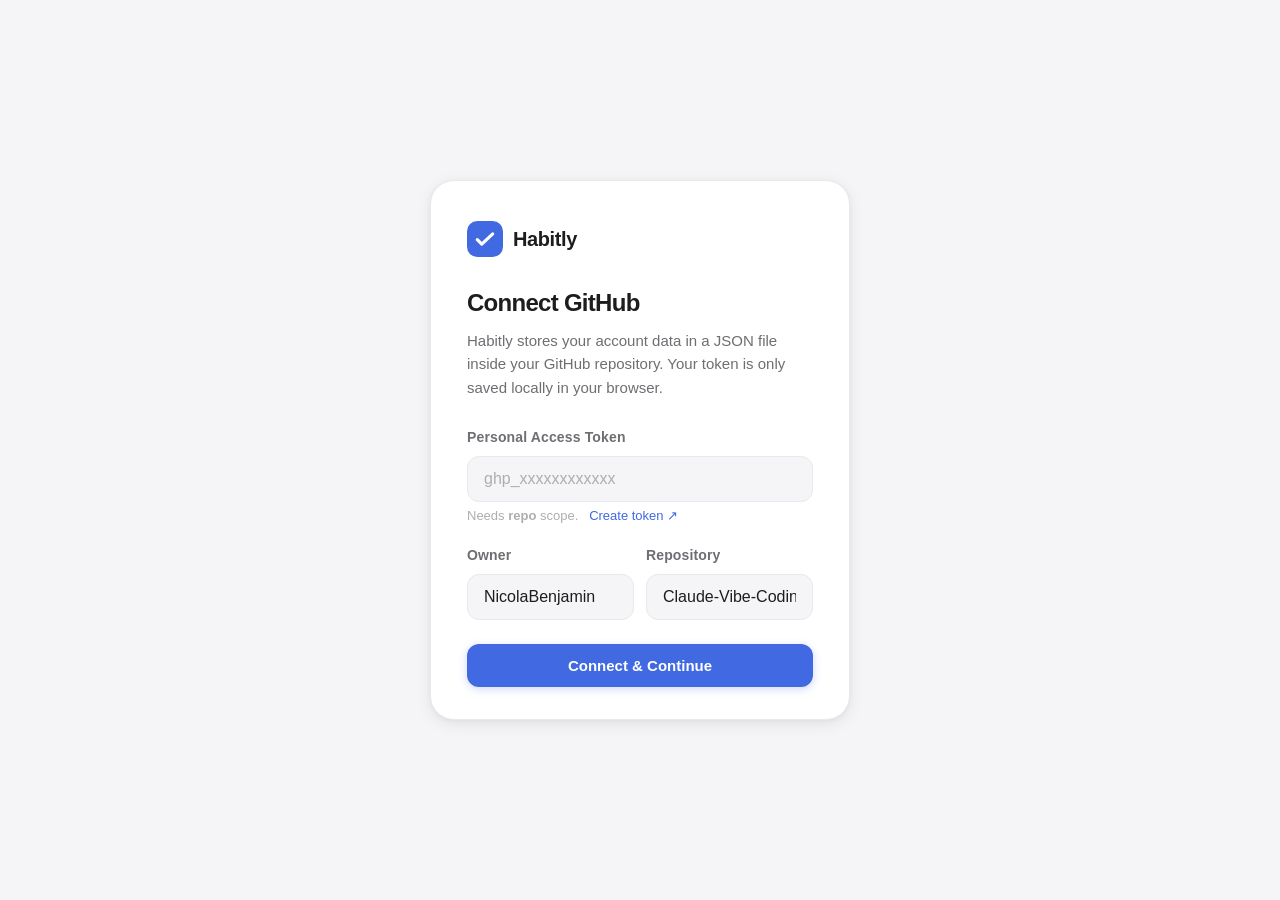
<file: index.html>
<!DOCTYPE html>
<html lang="en">
<head>
  <meta charset="UTF-8" />
  <meta name="viewport" content="width=device-width, initial-scale=1.0" />
  <title>Habitly — Track Your Daily Habits</title>
  <link rel="stylesheet" href="styles.css" />
  <link rel="stylesheet" href="auth.css" />
  <script>
    // Auth guard — runs synchronously, no flash of content
    (function () {
      try {
        var s = JSON.parse(localStorage.getItem('habitly_session') || 'null');
        if (!s || !s.userId) window.location.replace('auth.html');
      } catch (_) {
        window.location.replace('auth.html');
      }
    })();
  </script>
</head>
<body>

  <!-- Navigation -->
  <header class="header">
    <nav class="nav">
      <div class="nav-logo">
        <svg class="nav-logo-mark" width="28" height="28" viewBox="0 0 28 28" fill="none" aria-hidden="true">
          <rect width="28" height="28" rx="8" fill="#4169E1"/>
          <path d="M8 14.5L11.5 18L20 10" stroke="white" stroke-width="2.5" stroke-linecap="round" stroke-linejoin="round"/>
        </svg>
        <span class="nav-wordmark">Habitly</span>
      </div>
      <div class="nav-user-area">
        <span class="nav-username" id="navUsername"></span>
        <button class="btn-logout" id="logoutBtn" type="button" aria-label="Sign out">
          <svg width="14" height="14" viewBox="0 0 14 14" fill="none" aria-hidden="true">
            <path d="M5 2H2a1 1 0 0 0-1 1v8a1 1 0 0 0 1 1h3M9.5 4.5L12 7l-2.5 2.5M12 7H5" stroke="currentColor" stroke-width="1.6" stroke-linecap="round" stroke-linejoin="round"/>
          </svg>
          Sign out
        </button>
        <button class="btn-primary" id="openModalBtn" aria-label="Add a new habit">
          <svg width="16" height="16" viewBox="0 0 16 16" fill="none" aria-hidden="true">
            <path d="M8 3v10M3 8h10" stroke="currentColor" stroke-width="2" stroke-linecap="round"/>
          </svg>
          Add Habit
        </button>
      </div>
    </nav>
  </header>

  <main class="main">

    <!-- Hero / Progress Section -->
    <section class="hero" aria-label="Today's progress">
      <div class="hero-text">
        <p class="hero-date" id="heroDate"></p>
        <h1 class="hero-title" id="heroGreeting">Good morning.</h1>
        <p class="hero-stat" id="heroStat">Add your first habit to get started.</p>
      </div>
      <div class="hero-ring-wrap" aria-hidden="true">
        <svg class="progress-ring" viewBox="0 0 120 120" width="120" height="120">
          <circle class="ring-track" cx="60" cy="60" r="50" />
          <circle class="ring-fill" cx="60" cy="60" r="50" id="ringFill" />
        </svg>
        <div class="ring-label" id="ringLabel">0%</div>
      </div>
    </section>

    <!-- Habits List -->
    <section class="habits-section" aria-label="Habits list">
      <h2 class="section-title">Today's Habits</h2>
      <div class="habits-list" id="habitsList" role="list"></div>
      <div class="empty-state" id="emptyState" aria-live="polite">
        <div class="empty-icon" aria-hidden="true">
          <svg width="56" height="56" viewBox="0 0 56 56" fill="none">
            <rect width="56" height="56" rx="16" fill="#EEF2FF"/>
            <path d="M18 28.5L24 34.5L38 20.5" stroke="#4169E1" stroke-width="2.5" stroke-linecap="round" stroke-linejoin="round"/>
          </svg>
        </div>
        <p class="empty-title">No habits yet</p>
        <p class="empty-sub">Tap "Add Habit" to start building your routine.</p>
      </div>
    </section>

  </main>

  <!-- Add Habit Modal -->
  <div class="modal-overlay" id="modalOverlay" role="dialog" aria-modal="true" aria-labelledby="modalTitle" hidden>
    <div class="modal">
      <h3 class="modal-title" id="modalTitle">New Habit</h3>
      <form id="habitForm" novalidate>

        <div class="form-field">
          <label class="form-label" for="habitName">Habit name</label>
          <input
            class="form-input"
            type="text"
            id="habitName"
            placeholder="e.g. Drink 8 glasses of water"
            maxlength="60"
            autocomplete="off"
            required
          />
          <p class="form-error" id="habitNameError" role="alert" hidden>Please enter a habit name.</p>
        </div>

        <div class="form-field">
          <label class="form-label">Color</label>
          <div class="color-picker" role="group" aria-label="Pick a color for this habit">
            <label class="color-option" title="Mint">
              <input type="radio" name="habitColor" value="#B8F0D3" checked />
              <span class="color-swatch" style="background:#B8F0D3;"></span>
            </label>
            <label class="color-option" title="Pink">
              <input type="radio" name="habitColor" value="#FFB3C6" />
              <span class="color-swatch" style="background:#FFB3C6;"></span>
            </label>
            <label class="color-option" title="Lavender">
              <input type="radio" name="habitColor" value="#D4B8F0" />
              <span class="color-swatch" style="background:#D4B8F0;"></span>
            </label>
            <label class="color-option" title="Peach">
              <input type="radio" name="habitColor" value="#FFD4B8" />
              <span class="color-swatch" style="background:#FFD4B8;"></span>
            </label>
            <label class="color-option" title="Sky">
              <input type="radio" name="habitColor" value="#B8D8F0" />
              <span class="color-swatch" style="background:#B8D8F0;"></span>
            </label>
          </div>
        </div>

        <div class="modal-actions">
          <button type="button" class="btn-ghost" id="cancelModalBtn">Cancel</button>
          <button type="submit" class="btn-primary">Add Habit</button>
        </div>

      </form>
    </div>
  </div>

  <script src="app.js"></script>
</body>
</html>
</file>
<file: styles.css>
/* =============================================
   HABITLY — Design System
   Apple-inspired minimal UI
   ============================================= */

/* --- CSS Custom Properties --- */
:root {
  /* Brand */
  --royal-blue:       #4169E1;
  --royal-blue-hover: #3358C4;
  --royal-blue-light: #EEF2FF;

  /* Pastel accents */
  --pastel-mint:      #B8F0D3;
  --pastel-pink:      #FFB3C6;
  --pastel-lavender:  #D4B8F0;
  --pastel-peach:     #FFD4B8;
  --pastel-sky:       #B8D8F0;

  /* Neutrals — Apple palette */
  --bg:               #F5F5F7;
  --surface:          #FFFFFF;
  --border:           #E8E8ED;
  --text-primary:     #1D1D1F;
  --text-secondary:   #6E6E73;
  --text-tertiary:    #AEAEB2;

  /* Shadows */
  --shadow-sm:   0 1px 3px rgba(0,0,0,.06), 0 1px 2px rgba(0,0,0,.04);
  --shadow-md:   0 4px 16px rgba(0,0,0,.08), 0 1px 4px rgba(0,0,0,.04);
  --shadow-lg:   0 20px 60px rgba(0,0,0,.12), 0 4px 16px rgba(0,0,0,.06);

  /* Layout */
  --max-width:   760px;
  --nav-height:  64px;

  /* Radii */
  --radius-sm:   8px;
  --radius-md:   12px;
  --radius-lg:   16px;
  --radius-xl:   24px;

  /* Transitions */
  --ease:        0.2s ease;
  --ease-slow:   0.4s ease;
}

/* --- Reset & Base --- */
*, *::before, *::after {
  box-sizing: border-box;
  margin: 0;
  padding: 0;
}

html {
  font-size: 16px;
  -webkit-text-size-adjust: 100%;
  scroll-behavior: smooth;
}

body {
  font-family: -apple-system, BlinkMacSystemFont, "SF Pro Display", "SF Pro Text",
               "Helvetica Neue", "Segoe UI", Arial, sans-serif;
  font-size: 1rem;
  line-height: 1.5;
  color: var(--text-primary);
  background-color: var(--bg);
  -webkit-font-smoothing: antialiased;
  -moz-osx-font-smoothing: grayscale;
}

/* --- Header / Nav --- */
.header {
  position: sticky;
  top: 0;
  z-index: 100;
  height: var(--nav-height);
  background: rgba(245, 245, 247, 0.82);
  -webkit-backdrop-filter: saturate(180%) blur(20px);
  backdrop-filter: saturate(180%) blur(20px);
  border-bottom: 1px solid var(--border);
}

.nav {
  display: flex;
  align-items: center;
  justify-content: space-between;
  max-width: var(--max-width);
  height: 100%;
  margin: 0 auto;
  padding: 0 24px;
}

.nav-logo {
  display: flex;
  align-items: center;
  gap: 10px;
  text-decoration: none;
}

.nav-wordmark {
  font-size: 1.125rem;
  font-weight: 700;
  letter-spacing: -0.02em;
  color: var(--text-primary);
}

/* --- Buttons --- */
.btn-primary {
  display: inline-flex;
  align-items: center;
  gap: 6px;
  padding: 10px 18px;
  font-family: inherit;
  font-size: 0.875rem;
  font-weight: 600;
  color: #fff;
  background: var(--royal-blue);
  border: none;
  border-radius: var(--radius-md);
  cursor: pointer;
  transition: background var(--ease), transform var(--ease), box-shadow var(--ease);
  box-shadow: 0 2px 8px rgba(65,105,225,.25);
  white-space: nowrap;
}

.btn-primary:hover {
  background: var(--royal-blue-hover);
  box-shadow: 0 4px 14px rgba(65,105,225,.35);
}

.btn-primary:active {
  transform: scale(0.97);
}

.btn-ghost {
  display: inline-flex;
  align-items: center;
  padding: 10px 18px;
  font-family: inherit;
  font-size: 0.875rem;
  font-weight: 600;
  color: var(--text-secondary);
  background: transparent;
  border: 1.5px solid var(--border);
  border-radius: var(--radius-md);
  cursor: pointer;
  transition: background var(--ease), color var(--ease), border-color var(--ease);
}

.btn-ghost:hover {
  background: var(--royal-blue-light);
  color: var(--royal-blue);
  border-color: transparent;
}

/* --- Main Layout --- */
.main {
  max-width: var(--max-width);
  margin: 0 auto;
  padding: 40px 24px 80px;
}

/* --- Hero Section --- */
.hero {
  display: flex;
  align-items: center;
  justify-content: space-between;
  gap: 24px;
  background: var(--surface);
  border-radius: var(--radius-xl);
  padding: 36px 40px;
  margin-bottom: 40px;
  box-shadow: var(--shadow-sm);
  border: 1px solid var(--border);
}

.hero-text {
  flex: 1;
  min-width: 0;
}

.hero-date {
  font-size: 0.8125rem;
  font-weight: 500;
  text-transform: uppercase;
  letter-spacing: 0.08em;
  color: var(--text-tertiary);
  margin-bottom: 6px;
}

.hero-title {
  font-size: clamp(28px, 5vw, 40px);
  font-weight: 700;
  letter-spacing: -0.03em;
  color: var(--text-primary);
  line-height: 1.15;
  margin-bottom: 8px;
}

.hero-stat {
  font-size: 0.9375rem;
  color: var(--text-secondary);
}

/* Progress Ring */
.hero-ring-wrap {
  position: relative;
  flex-shrink: 0;
  width: 120px;
  height: 120px;
}

.progress-ring {
  transform: rotate(-90deg);
  display: block;
}

.ring-track {
  fill: none;
  stroke: var(--border);
  stroke-width: 8;
}

.ring-fill {
  fill: none;
  stroke: var(--royal-blue);
  stroke-width: 8;
  stroke-linecap: round;
  stroke-dasharray: 314.16; /* 2π × 50 */
  stroke-dashoffset: 314.16;
  transition: stroke-dashoffset 0.6s cubic-bezier(0.4, 0, 0.2, 1);
}

.ring-label {
  position: absolute;
  inset: 0;
  display: flex;
  align-items: center;
  justify-content: center;
  font-size: 1.125rem;
  font-weight: 700;
  color: var(--text-primary);
  letter-spacing: -0.02em;
}

/* --- Habits Section --- */
.habits-section {
  display: flex;
  flex-direction: column;
  gap: 16px;
}

.section-title {
  font-size: 1.1875rem;
  font-weight: 600;
  letter-spacing: -0.02em;
  color: var(--text-primary);
}

.habits-list {
  display: flex;
  flex-direction: column;
  gap: 10px;
}

/* --- Habit Card --- */
.habit-card {
  display: flex;
  align-items: center;
  gap: 16px;
  background: var(--surface);
  border: 1px solid var(--border);
  border-radius: var(--radius-lg);
  padding: 18px 20px;
  box-shadow: var(--shadow-sm);
  transition: box-shadow var(--ease), transform var(--ease), border-color var(--ease);
  cursor: default;
}

.habit-card:hover {
  box-shadow: var(--shadow-md);
  transform: translateY(-1px);
}

.habit-card.completed {
  background: var(--royal-blue-light);
  border-color: transparent;
}

.habit-card.completed .habit-name {
  color: var(--text-secondary);
  text-decoration: line-through;
  text-decoration-color: var(--text-tertiary);
}

/* Color dot */
.habit-dot {
  width: 14px;
  height: 14px;
  border-radius: 50%;
  flex-shrink: 0;
  border: 2px solid rgba(0,0,0,.06);
}

/* Habit name */
.habit-name {
  flex: 1;
  font-size: 1rem;
  font-weight: 500;
  color: var(--text-primary);
  letter-spacing: -0.01em;
  min-width: 0;
  overflow: hidden;
  text-overflow: ellipsis;
  white-space: nowrap;
  transition: color var(--ease);
}

/* Streak badge */
.streak-badge {
  display: flex;
  align-items: center;
  gap: 4px;
  padding: 4px 10px;
  background: var(--bg);
  border-radius: 100px;
  font-size: 0.8125rem;
  font-weight: 600;
  color: var(--text-secondary);
  white-space: nowrap;
  flex-shrink: 0;
  border: 1px solid var(--border);
}

.streak-badge.on-fire {
  background: #FFF3E8;
  color: #D45C00;
  border-color: #FFD4B8;
}

/* Check button */
.check-btn {
  width: 32px;
  height: 32px;
  border-radius: 50%;
  border: 2px solid var(--border);
  background: transparent;
  display: flex;
  align-items: center;
  justify-content: center;
  cursor: pointer;
  flex-shrink: 0;
  transition: background var(--ease), border-color var(--ease), transform var(--ease);
  color: transparent;
}

.check-btn:hover {
  border-color: var(--royal-blue);
  background: var(--royal-blue-light);
  transform: scale(1.08);
}

.check-btn.checked {
  background: var(--royal-blue);
  border-color: var(--royal-blue);
  color: #fff;
}

.check-btn svg {
  width: 16px;
  height: 16px;
  stroke: currentColor;
  stroke-width: 2.5;
  stroke-linecap: round;
  stroke-linejoin: round;
  fill: none;
}

/* Delete button */
.delete-btn {
  width: 28px;
  height: 28px;
  border-radius: 50%;
  border: none;
  background: transparent;
  display: flex;
  align-items: center;
  justify-content: center;
  cursor: pointer;
  flex-shrink: 0;
  color: var(--text-tertiary);
  opacity: 0;
  transition: opacity var(--ease), color var(--ease), background var(--ease);
}

.habit-card:hover .delete-btn {
  opacity: 1;
}

.delete-btn:hover {
  color: #D34040;
  background: #FFF0F0;
}

.delete-btn svg {
  width: 14px;
  height: 14px;
  stroke: currentColor;
  stroke-width: 2;
  stroke-linecap: round;
  fill: none;
}

/* --- Empty State --- */
.empty-state {
  display: flex;
  flex-direction: column;
  align-items: center;
  padding: 56px 24px;
  text-align: center;
  gap: 12px;
}

.empty-state[hidden] {
  display: none;
}

.empty-icon {
  margin-bottom: 4px;
}

.empty-title {
  font-size: 1.0625rem;
  font-weight: 600;
  color: var(--text-primary);
}

.empty-sub {
  font-size: 0.9375rem;
  color: var(--text-secondary);
  max-width: 280px;
  line-height: 1.5;
}

/* --- Modal --- */
.modal-overlay {
  position: fixed;
  inset: 0;
  z-index: 200;
  background: rgba(0, 0, 0, 0.35);
  -webkit-backdrop-filter: blur(4px);
  backdrop-filter: blur(4px);
  display: flex;
  align-items: flex-end;
  justify-content: center;
  animation: overlayIn 0.2s ease;
}

.modal-overlay[hidden] {
  display: none;
}

@keyframes overlayIn {
  from { opacity: 0; }
  to   { opacity: 1; }
}

.modal {
  background: var(--surface);
  border-radius: var(--radius-xl) var(--radius-xl) 0 0;
  padding: 32px 28px 40px;
  width: 100%;
  max-width: var(--max-width);
  box-shadow: var(--shadow-lg);
  animation: modalSlideUp 0.3s cubic-bezier(0.32, 0.72, 0, 1);
}

@keyframes modalSlideUp {
  from { transform: translateY(100%); }
  to   { transform: translateY(0); }
}

@media (min-width: 600px) {
  .modal-overlay {
    align-items: center;
  }
  .modal {
    border-radius: var(--radius-xl);
    max-width: 440px;
    animation: modalZoomIn 0.25s cubic-bezier(0.32, 0.72, 0, 1);
  }
  @keyframes modalZoomIn {
    from { transform: scale(0.94); opacity: 0; }
    to   { transform: scale(1);    opacity: 1; }
  }
}

.modal-title {
  font-size: 1.25rem;
  font-weight: 700;
  letter-spacing: -0.02em;
  color: var(--text-primary);
  margin-bottom: 24px;
}

/* --- Form --- */
.form-field {
  margin-bottom: 20px;
}

.form-label {
  display: block;
  font-size: 0.875rem;
  font-weight: 600;
  color: var(--text-secondary);
  margin-bottom: 8px;
  letter-spacing: 0.01em;
}

.form-input {
  width: 100%;
  padding: 13px 16px;
  font-family: inherit;
  font-size: 1rem;
  color: var(--text-primary);
  background: var(--bg);
  border: 1.5px solid var(--border);
  border-radius: var(--radius-md);
  outline: none;
  transition: border-color var(--ease), box-shadow var(--ease);
}

.form-input::placeholder {
  color: var(--text-tertiary);
}

.form-input:focus {
  border-color: var(--royal-blue);
  box-shadow: 0 0 0 3px rgba(65,105,225,.15);
}

.form-error {
  margin-top: 6px;
  font-size: 0.8125rem;
  color: #D34040;
}

.form-error[hidden] {
  display: none;
}

/* --- Color Picker --- */
.color-picker {
  display: flex;
  gap: 10px;
  flex-wrap: wrap;
}

.color-option {
  cursor: pointer;
  position: relative;
}

.color-option input[type="radio"] {
  position: absolute;
  opacity: 0;
  width: 0;
  height: 0;
}

.color-swatch {
  display: block;
  width: 36px;
  height: 36px;
  border-radius: 50%;
  border: 2.5px solid transparent;
  transition: transform var(--ease), border-color var(--ease), box-shadow var(--ease);
  box-shadow: 0 1px 4px rgba(0,0,0,.12);
}

.color-option input[type="radio"]:checked + .color-swatch {
  border-color: var(--royal-blue);
  transform: scale(1.15);
  box-shadow: 0 0 0 3px rgba(65,105,225,.2);
}

.color-option:hover .color-swatch {
  transform: scale(1.1);
}

/* --- Modal Actions --- */
.modal-actions {
  display: flex;
  gap: 10px;
  margin-top: 28px;
}

.modal-actions .btn-ghost {
  flex: 1;
}

.modal-actions .btn-primary {
  flex: 2;
  justify-content: center;
}

/* --- Responsive --- */
@media (max-width: 540px) {
  .main {
    padding: 24px 16px 64px;
  }

  .hero {
    flex-direction: column-reverse;
    align-items: flex-start;
    gap: 20px;
    padding: 24px 20px;
  }

  .hero-ring-wrap {
    align-self: center;
  }

  .nav {
    padding: 0 16px;
  }

  .habit-card {
    padding: 14px 16px;
  }
}
</file>
<file: auth.css>
/* =============================================
   HABITLY — Auth Page Styles
   Extends styles.css for login/register
   ============================================= */

/* --- Auth body layout --- */
.auth-body {
  min-height: 100vh;
  display: flex;
  align-items: center;
  justify-content: center;
  background: var(--bg);
  padding: 24px;
}

/* --- Screen wrapper --- */
.auth-screen {
  width: 100%;
}

.auth-screen[hidden] {
  display: none;
}

/* --- Card --- */
.auth-card {
  background: var(--surface);
  border: 1px solid var(--border);
  border-radius: var(--radius-xl);
  padding: 40px 36px 32px;
  width: 100%;
  max-width: 420px;
  margin: 0 auto;
  box-shadow: var(--shadow-md);
  animation: authCardIn 0.25s cubic-bezier(0.32, 0.72, 0, 1);
}

@keyframes authCardIn {
  from { transform: translateY(8px); opacity: 0; }
  to   { transform: translateY(0);   opacity: 1; }
}

/* --- Logo --- */
.auth-logo {
  display: flex;
  align-items: center;
  gap: 10px;
  margin-bottom: 28px;
}

.auth-logo-name {
  font-size: 1.25rem;
  font-weight: 700;
  letter-spacing: -0.02em;
  color: var(--text-primary);
}

/* --- Heading --- */
.auth-title {
  font-size: 1.5rem;
  font-weight: 700;
  letter-spacing: -0.03em;
  color: var(--text-primary);
  margin-bottom: 8px;
}

.auth-subtitle {
  font-size: 0.9375rem;
  color: var(--text-secondary);
  line-height: 1.55;
  margin-bottom: 28px;
}

/* --- Segmented tab control --- */
.auth-tabs {
  display: flex;
  background: var(--bg);
  border-radius: var(--radius-md);
  padding: 4px;
  margin-bottom: 28px;
}

.auth-tab {
  flex: 1;
  padding: 9px 16px;
  font-family: inherit;
  font-size: 0.875rem;
  font-weight: 600;
  color: var(--text-secondary);
  background: transparent;
  border: none;
  border-radius: calc(var(--radius-md) - 2px);
  cursor: pointer;
  transition: background var(--ease), color var(--ease), box-shadow var(--ease);
}

.auth-tab.active {
  background: var(--surface);
  color: var(--text-primary);
  box-shadow: var(--shadow-sm);
}

/* --- Auth submit button (full-width) --- */
.auth-btn {
  width: 100%;
  justify-content: center;
  margin-top: 4px;
  padding: 13px 18px;
  font-size: 0.9375rem;
}

.auth-btn:disabled {
  opacity: 0.65;
  cursor: not-allowed;
}

/* --- Two-column form row (owner + repo) --- */
.form-row {
  display: grid;
  grid-template-columns: 1fr 1fr;
  gap: 12px;
}

/* --- Hint text below inputs --- */
.form-hint {
  margin-top: 5px;
  font-size: 0.8125rem;
  color: var(--text-tertiary);
  line-height: 1.4;
}

.form-hint a {
  color: var(--royal-blue);
  text-decoration: none;
}

.form-hint a:hover {
  text-decoration: underline;
}

/* --- Reconfigure link-button --- */
.reconfigure-btn {
  display: block;
  width: 100%;
  margin-top: 18px;
  padding: 6px;
  font-family: inherit;
  font-size: 0.8125rem;
  color: var(--text-tertiary);
  background: transparent;
  border: none;
  cursor: pointer;
  text-align: center;
  transition: color var(--ease);
}

.reconfigure-btn:hover {
  color: var(--text-secondary);
}

/* --- Nav: user chip + logout --- */
.nav-user-area {
  display: flex;
  align-items: center;
  gap: 10px;
}

.nav-username {
  font-size: 0.875rem;
  font-weight: 600;
  color: var(--text-secondary);
  letter-spacing: -0.01em;
}

.btn-logout {
  display: inline-flex;
  align-items: center;
  gap: 5px;
  padding: 7px 13px;
  font-family: inherit;
  font-size: 0.8125rem;
  font-weight: 600;
  color: var(--text-secondary);
  background: transparent;
  border: 1.5px solid var(--border);
  border-radius: var(--radius-md);
  cursor: pointer;
  transition: background var(--ease), color var(--ease), border-color var(--ease);
  white-space: nowrap;
}

.btn-logout:hover {
  background: #FFF0F0;
  color: #D34040;
  border-color: #FFD4D4;
}

/* --- Responsive --- */
@media (max-width: 480px) {
  .auth-card {
    padding: 28px 20px 24px;
  }

  .form-row {
    grid-template-columns: 1fr;
  }
}
</file>
